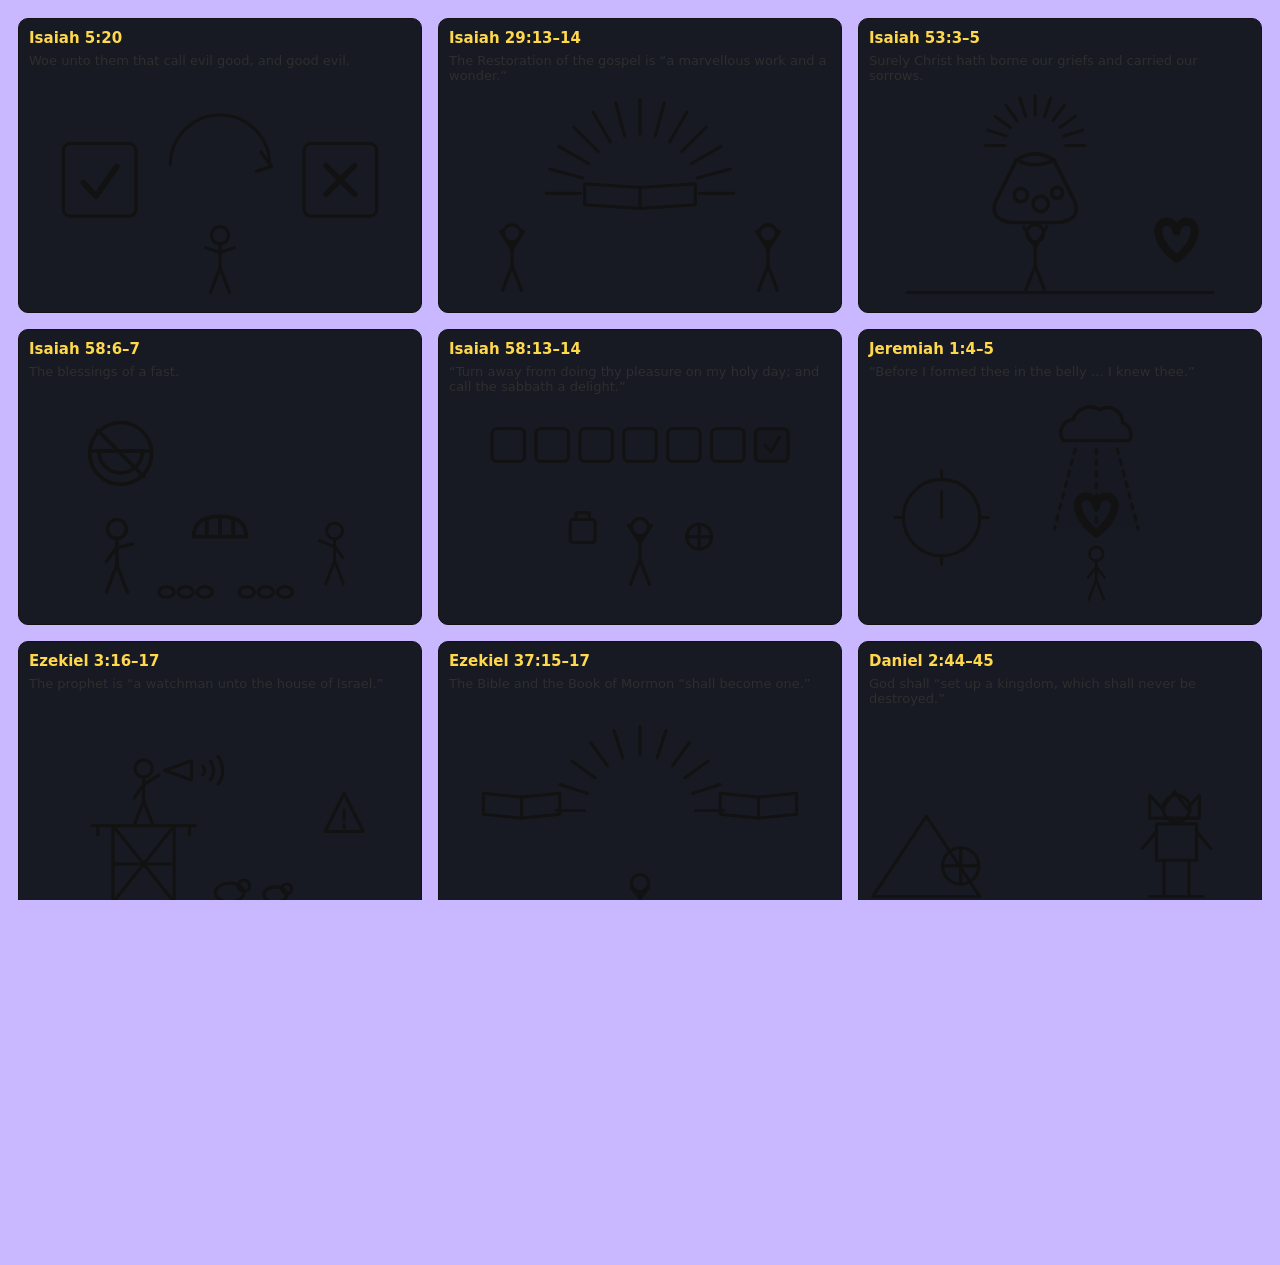
<file: tools/skit-sheet.html>
<!DOCTYPE html>
<html lang="en"><head><meta charset="utf-8"><title>Skit contact sheet</title>
<link rel="stylesheet" href="../styles.css">
<style>
  body { padding: 18px; overflow: auto; }
  .sheet { display: grid; grid-template-columns: repeat(3, 1fr); gap: 16px; }
  .cell { border: 1px solid var(--line); border-radius: 10px; padding: 10px; background: #171a22; }
  .cell h3 { margin: 0 0 6px; font: 600 15px system-ui; color: var(--gold); }
  .cell .doc { margin: 0 0 8px; font: 13px system-ui; color: var(--ink-dim); min-height: 2.4em; }
  .skit { width: 100%; }
</style></head><body>
<div class="sheet" id="sheet"></div>
<script src="../skits.js"></script>
<script>
/* ?t=2500 freezes every scene at that moment (ms) in the 6s loop, keeping
   each element's own delay intact — the way to judge one beat at a time. */
fetch('../data/passages.json').then(r => r.json()).then(({ passages }) => {
  document.getElementById('sheet').innerHTML = passages.map(p => `
    <div class="cell">
      <h3>${p.ref}</h3>
      <p class="doc">${p.doctrine}</p>
      <div class="skit">${window.SKITS[p.id] || '<em>none</em>'}</div>
    </div>`).join('');
  const t = new URLSearchParams(location.search).get('t');
  if (t != null) requestAnimationFrame(() => {
    document.getAnimations().forEach(a => { a.pause(); a.currentTime = +t; });
    document.title = 'skits @ ' + t + 'ms';
  });
});
</script></body></html>
</file>
<file: styles.css>
/* ─────────────────────────────────────────────
   Conference Showdown — big-screen styles, "Bold Blocks"
   Built for a 55–65" TV across a classroom: ink on loud colour,
   thick outlines, hard shadows. Each round type fills the whole
   play screen with its own colour (--round, set from app.js).
   ───────────────────────────────────────────── */

/* Self-hosted (SIL Open Font License) so the offline laptop mode works. */
@font-face { font-family: 'Archivo'; font-weight: 400 800; font-display: swap;
             src: url('fonts/archivo.woff2') format('woff2'); }
@font-face { font-family: 'Archivo Black'; font-weight: 400; font-display: swap;
             src: url('fonts/archivo-black.woff2') format('woff2'); }

:root {
  /* One unit that everything scales from. --zoom is nudged with + / − */
  --zoom: 1;
  --u: calc(1vmin * var(--zoom));

  --ink:        #121212;
  --ink-dim:    #2e2e2e;
  --ink-faint:  #4f4f4f;
  --bg:         #C9B8FF;          /* setup and final screens: lilac */
  --bg-2:       #FFFFFF;          /* cards */
  --bg-3:       #F1EEE6;          /* quiet fills inside cards */
  --line:       #121212;

  --gold:       #FFD84D;          /* sticker yellow */
  --gold-soft:  #FFE58A;
  --coral:      #FF6B4A;
  --green:      #5FD38D;
  --red:        #C1121F;
  --blue:       #5AB0FF;

  --font-ui: 'Archivo', system-ui, sans-serif;
  --font-display: 'Archivo Black', 'Archivo', system-ui, sans-serif;

  --bw: calc(var(--u) * .42);     /* the outline weight everything shares */
  --hard: calc(var(--u) * .6) calc(var(--u) * .6) 0 var(--ink);
  --hard-sm: calc(var(--u) * .35) calc(var(--u) * .35) 0 var(--ink);

  --radius: calc(var(--u) * 1.4);
  --shadow: var(--hard);
  color-scheme: light;
}

* { box-sizing: border-box; }

html, body {
  height: 100%;
  margin: 0;
  background: var(--bg);
  color: var(--ink);
  font-family: var(--font-ui);
  overflow: hidden;
}

body { background: var(--bg); }

button, input { font: inherit; color: inherit; }
kbd {
  font-family: ui-monospace, SFMono-Regular, Menlo, monospace;
  font-size: .85em;
  background: var(--bg-3);
  border: 1px solid var(--line);
  border-bottom-width: 2px;
  border-radius: .35em;
  padding: .1em .4em;
  white-space: nowrap;
}

/* ── Screens ───────────────────────────────── */
.screen { position: fixed; inset: 0; display: none; }
.screen.is-active { display: flex; flex-direction: column; }

/* ── Buttons ───────────────────────────────── */
.btn {
  border: 1px solid var(--line);
  background: var(--bg-2);
  border-radius: calc(var(--u) * 1);
  padding: calc(var(--u) * .9) calc(var(--u) * 1.7);
  font-size: calc(var(--u) * 1.9);
  font-family: var(--font-ui);
  font-weight: 600;
  cursor: pointer;
  transition: transform .08s ease, background .15s ease, border-color .15s ease;
  white-space: nowrap;
}
.btn:hover { background: var(--bg-3); border-color: #3d4459; }
.btn:active { transform: translateY(1px) scale(.985); }
.btn-ghost { background: transparent; color: var(--ink-dim); }
.btn-ghost:hover { color: var(--ink); background: var(--bg-2); }
.btn-sm { font-size: calc(var(--u) * 1.5); padding: calc(var(--u)*.6) calc(var(--u)*1.1); }
.btn-primary {
  background: linear-gradient(180deg, var(--gold-soft), var(--gold));
  color: #22190a; border-color: transparent;
}
.btn-primary:hover { filter: brightness(1.07); background: linear-gradient(180deg, var(--gold-soft), var(--gold)); }
.btn-xl { font-size: calc(var(--u) * 3); padding: calc(var(--u)*1.4) calc(var(--u)*4); border-radius: calc(var(--u)*1.4); }
.btn-step { width: calc(var(--u)*4.2); padding: calc(var(--u)*.6) 0; text-align: center; font-size: calc(var(--u)*2.2); }
.btn:disabled { opacity: .35; cursor: default; }

/* ═════════════ SETUP ═════════════ */
#screen-setup { overflow-y: auto; }
.setup-wrap {
  width: 100%; max-width: calc(var(--u) * 155);
  margin: auto; padding: calc(var(--u) * 4) calc(var(--u) * 4) calc(var(--u) * 5);
}
.setup-head { text-align: center; margin-bottom: calc(var(--u) * 3.4); }
.eyebrow {
  margin: 0 0 calc(var(--u)*1);
  font-family: var(--font-ui); font-weight: 700;
  letter-spacing: .22em; text-transform: uppercase;
  font-size: calc(var(--u) * 1.5); color: var(--gold);
}
.title {
  margin: 0; line-height: .95; font-weight: 700;
  font-size: calc(var(--u) * 7.4); letter-spacing: -.02em;
}
.title-accent {
  color: var(--gold);
  font-style: italic;
}

.setup-grid {
  display: grid;
  grid-template-columns: 1.35fr 1fr;
  gap: calc(var(--u) * 2.2);
  align-items: start;
}
.panel-rounds { grid-column: 1 / -1; }
@media (max-aspect-ratio: 1/1) { .setup-grid { grid-template-columns: 1fr; } }

.panel {
  background: rgba(25,28,36,.72);
  border: 1px solid var(--line);
  border-radius: var(--radius);
  padding: calc(var(--u) * 2.2);
  backdrop-filter: blur(6px);
}
.panel-head {
  display: flex; align-items: center; gap: calc(var(--u)*1.5);
  margin-bottom: calc(var(--u) * 1.8);
}
.panel-head h2 {
  margin: 0; flex: 1;
  font-family: var(--font-ui); font-weight: 700;
  font-size: calc(var(--u) * 2.1);
  letter-spacing: .01em;
}
.panel-head-actions { display: flex; gap: calc(var(--u)*.6); }
.panel-note {
  margin: calc(var(--u)*1.4) 0 0; color: var(--ink-faint);
  font-family: var(--font-ui); font-size: calc(var(--u) * 1.4);
}

/* team rows */
.team-setup { display: grid; gap: calc(var(--u) * 1.2); }
.team-row {
  display: flex; align-items: center; gap: calc(var(--u) * 1.1);
  background: var(--bg); border: 1px solid var(--line);
  border-left: calc(var(--u)*.7) solid var(--tc);
  border-radius: calc(var(--u) * 1.1);
  padding: calc(var(--u) * 1) calc(var(--u) * 1.2);
}
.team-row input[type=text] {
  flex: 1; min-width: 0;
  background: none; border: 0; outline: none;
  font-size: calc(var(--u) * 2.6); font-weight: 700;
  font-family: var(--font-ui);
  color: var(--tc);
  padding: calc(var(--u)*.3) 0;
}
.team-row input::placeholder { color: var(--ink-faint); font-weight: 600; }
.swatches { display: flex; gap: calc(var(--u)*.5); }
.swatch {
  width: calc(var(--u) * 2.4); height: calc(var(--u) * 2.4);
  border-radius: 50%; border: 2px solid transparent; cursor: pointer;
  padding: 0; background: var(--sc);
}
.swatch[aria-pressed="true"] { border-color: var(--ink); transform: scale(1.14);
  box-shadow: 0 0 0 calc(var(--u)*.35) rgba(255,255,255,.22); }
.icon-btn {
  background: none; border: 0; cursor: pointer;
  font-size: calc(var(--u) * 2.2); line-height: 1;
  padding: calc(var(--u)*.4); border-radius: calc(var(--u)*.7);
  color: var(--ink-dim);
}
.icon-btn:hover { background: var(--bg-3); color: var(--ink); }

/* fields + switches */
.field { display: flex; align-items: center; justify-content: space-between; gap: calc(var(--u)*1.5); margin-bottom: calc(var(--u)*1.8); }
.field-label { font-family: var(--font-ui); font-weight: 600; font-size: calc(var(--u)*1.8); }
.stepper { display: flex; align-items: center; gap: calc(var(--u)*.8); }
.stepper output {
  min-width: calc(var(--u)*5); text-align: center;
  font-size: calc(var(--u)*2.4); font-weight: 700;
  font-family: var(--font-ui);
}

.voice-block { border-top: 1px solid var(--line); margin-top: calc(var(--u)*1.8); padding-top: calc(var(--u)*1.6); }
.voice-block .field { margin-bottom: calc(var(--u)*1.2); }
.voice-row { display: flex; align-items: center; gap: calc(var(--u)*.8); min-width: 0; }
.voice-row select {
  max-width: calc(var(--u)*34);
  background: var(--bg); color: var(--ink);
  border: 1px solid var(--line); border-radius: calc(var(--u)*.8);
  padding: calc(var(--u)*.6) calc(var(--u)*.9);
  font-family: var(--font-ui); font-size: calc(var(--u)*1.5);
}
.voice-block.is-empty .voice-row select { opacity: .5; }

.switch { display: flex; align-items: center; gap: calc(var(--u)*1.3); cursor: pointer; margin-bottom: calc(var(--u)*1.5); }
.switch input { position: absolute; opacity: 0; pointer-events: none; }
.switch-track {
  flex: none; width: calc(var(--u)*5.2); height: calc(var(--u)*2.8);
  background: var(--bg-3); border: 1px solid var(--line);
  border-radius: 999px; position: relative; transition: background .18s ease;
}
.switch-dot {
  position: absolute; top: 50%; left: calc(var(--u)*.35);
  width: calc(var(--u)*2); height: calc(var(--u)*2);
  transform: translateY(-50%); border-radius: 50%;
  background: var(--ink-faint); transition: all .18s ease;
}
.switch input:checked + .switch-track { background: rgba(240,180,41,.28); border-color: var(--gold); }
.switch input:checked + .switch-track .switch-dot { left: calc(var(--u)*2.65); background: var(--gold); }
.switch-text { font-family: var(--font-ui); line-height: 1.25; }
.switch-text b { display: block; font-size: calc(var(--u)*1.8); font-weight: 650; }
.switch-text small { color: var(--ink-faint); font-size: calc(var(--u)*1.35); }

/* round-type chips */
.chips { display: flex; flex-wrap: wrap; gap: calc(var(--u) * .9); }
.chip {
  display: flex; align-items: center; gap: calc(var(--u)*.8);
  border: 1px solid var(--line); background: var(--bg);
  border-radius: 999px; cursor: pointer;
  padding: calc(var(--u)*.8) calc(var(--u)*1.5);
  font-family: var(--font-ui); font-size: calc(var(--u)*1.55); font-weight: 600;
  color: var(--ink-dim);
  transition: all .15s ease;
}
.chip input { position: absolute; opacity: 0; pointer-events: none; }
.chip .chip-ico { font-size: 1.15em; }
.chip:has(input:checked) {
  background: rgba(240,180,41,.14); border-color: var(--gold); color: var(--ink);
}
.chip:hover { border-color: var(--ink-faint); }

.setup-actions {
  display: flex; align-items: center; justify-content: center;
  gap: calc(var(--u)*2); margin-top: calc(var(--u) * 3.4);
}
.kbd-hint {
  text-align: center; color: var(--ink-faint);
  font-family: var(--font-ui); font-size: calc(var(--u)*1.35);
  margin: calc(var(--u)*2) 0 0;
}
.setup-error {
  text-align: center; color: var(--red); font-family: var(--font-ui);
  font-size: calc(var(--u)*1.6); margin-top: calc(var(--u)*1.2); min-height: 1.4em;
}

/* ═════════════ PLAY ═════════════ */
.scorebar {
  flex: none; display: flex; gap: calc(var(--u)*1.2);
  padding: calc(var(--u)*1.2) calc(var(--u)*1.6) 0;
}
.score {
  flex: 1; display: flex; align-items: center; gap: calc(var(--u)*1.2);
  background: var(--bg-2); border: 1px solid var(--line);
  border-top: calc(var(--u)*.55) solid var(--tc);
  border-radius: calc(var(--u)*1);
  padding: calc(var(--u)*.9) calc(var(--u)*1.6);
  min-width: 0;
  transition: background .3s ease, box-shadow .3s ease;
}
.score.is-lead { background: color-mix(in srgb, var(--tc) 14%, var(--bg-2)); }
.score.just-scored { animation: pop .55s ease; }
@keyframes pop {
  0%   { box-shadow: 0 0 0 0 var(--tc); }
  35%  { box-shadow: 0 0 0 calc(var(--u)*.8) color-mix(in srgb, var(--tc) 55%, transparent); }
  100% { box-shadow: 0 0 0 0 transparent; }
}
.score-name {
  flex: 1; min-width: 0; overflow: hidden; text-overflow: ellipsis; white-space: nowrap;
  font-family: var(--font-ui); font-weight: 700;
  font-size: calc(var(--u)*2.3); color: var(--tc);
  letter-spacing: .01em;
}
.score-pts {
  font-family: var(--font-ui); font-weight: 800;
  font-size: calc(var(--u)*3.4); line-height: 1;
  font-variant-numeric: tabular-nums;
}
.score-crown { font-size: calc(var(--u)*2.2); }

/* stage */
.stage {
  flex: 1; min-height: 0; display: flex; flex-direction: column;
  padding: calc(var(--u)*1.4) calc(var(--u)*3) 0;
}
.stage-top {
  flex: none; display: flex; align-items: center; gap: calc(var(--u)*1.4);
  margin-bottom: calc(var(--u)*1);
}
.spacer { flex: 1; }
.badge {
  font-family: var(--font-ui); font-weight: 800;
  font-size: calc(var(--u)*1.6); letter-spacing: .18em; text-transform: uppercase;
  color: #22190a; background: var(--gold);
  padding: calc(var(--u)*.5) calc(var(--u)*1.4);
  border-radius: 999px;
}
.worth, .progress {
  font-family: var(--font-ui); font-weight: 600;
  font-size: calc(var(--u)*1.5); color: var(--ink-faint);
  letter-spacing: .04em;
}

/* timer ring */
.timer { position: relative; width: calc(var(--u)*6); height: calc(var(--u)*6); }
.timer svg { width: 100%; height: 100%; transform: rotate(-90deg); }
.timer circle { fill: none; stroke-width: 4; }
.timer-bg { stroke: var(--bg-3); }
.timer-fg { stroke: var(--gold); stroke-linecap: round; stroke-dasharray: 106.8; transition: stroke-dashoffset 1s linear, stroke .3s; }
.timer.is-low .timer-fg { stroke: var(--red); }
.timer span {
  position: absolute; inset: 0; display: grid; place-items: center;
  font-family: var(--font-ui); font-weight: 800;
  font-size: calc(var(--u)*2.1); font-variant-numeric: tabular-nums;
}
.timer.is-low span { color: var(--red); }

/* The slide is a window; the content is laid out at a fixed virtual width and
   then scaled to fill that window — the way a slide deck does it. Font sizes
   never change, so line wrapping is decided once and measured reliably. */
.slide {
  flex: 1; min-height: 0;
  position: relative;
  overflow: hidden;
}
.slide-inner {
  position: absolute; top: 50%; left: 50%;
  /* width and transform are set by fitSlide() */
  width: 1600px;
  font-size: 16px;
  display: flex; flex-direction: column; align-items: center; justify-content: center;
  text-align: center; gap: 1.6em;
  animation: fadeUp .3s cubic-bezier(.2,.8,.2,1);
}
@keyframes fadeUp { from { opacity: 0; } }

.q-kicker {
  font-family: var(--font-ui); font-weight: 700;
  font-size: 2em; letter-spacing: .06em;
  color: var(--gold); text-transform: uppercase;
}
.q-main   { font-size: 7.6em; font-weight: 700; line-height: 1.06; letter-spacing: -.015em; margin: 0; max-width: 92%; }
.q-mid    { font-size: 5.4em; font-weight: 600; line-height: 1.15; margin: 0; max-width: 88%; }
.q-verse  { font-size: 4.6em; line-height: 1.34; margin: 0; max-width: 84%; }
.q-verse.is-long { font-size: 4em; line-height: 1.3; max-width: 88%; }
.q-verse.is-xlong { font-size: 3.4em; line-height: 1.28; max-width: 92%; }
.q-sub    { font-size: 2.3em; color: var(--ink-dim); font-family: var(--font-ui); margin: 0; max-width: 76%; line-height: 1.35; }
.q-emoji  { font-size: 11em; line-height: 1.2; letter-spacing: .06em; }
.q-mono   { font-family: ui-monospace, SFMono-Regular, Menlo, monospace; letter-spacing: .1em; }

.q-ref {
  font-size: 8.4em; font-weight: 800; letter-spacing: -.02em;
  color: var(--gold); margin: 0; line-height: 1; max-width: 94%;
}
.v-num {
  font-family: var(--font-ui); font-size: .52em; font-weight: 700;
  color: var(--gold); vertical-align: .42em; margin-right: .3em;
}
.blank {
  display: inline-block; min-width: 3.6em;
  border-bottom: .09em solid var(--gold);
  color: transparent;
}
.blank.is-shown { color: var(--gold); border-color: transparent; }
/* Unrevealed words in the one-word-at-a-time round. They keep their real
   width so the phrase never reflows or rescales as words appear, but the
   letters themselves are gone — only a redaction bar is left. */
.hidden-word {
  color: transparent;
  background-image: linear-gradient(
    transparent 43%,
    color-mix(in srgb, var(--ink) 26%, transparent) 43%,
    color-mix(in srgb, var(--ink) 26%, transparent) 57%,
    transparent 57%);
  background-size: calc(100% - .16em) 100%;
  background-position: center;
  background-repeat: no-repeat;
}
.hidden-word::selection { color: transparent; }
.hi { color: var(--gold); }
.strike { text-decoration: line-through; text-decoration-thickness: .07em; color: var(--ink-faint); }

/* scrambled / ordering tiles */
.tiles { display: flex; flex-wrap: wrap; justify-content: center; gap: 1.2em; max-width: 92%; }
.tile {
  background: var(--bg-2); border: 1px solid var(--line);
  border-radius: .25em;
  padding: .275em .5em;
  font-size: 4em; font-weight: 600;
}
.tile-num {
  display: inline-block; min-width: 1.6em; margin-right: .5em;
  color: var(--gold); font-family: var(--font-ui); font-weight: 800;
}

/* multiple choice */
.opts { display: grid; gap: 1.1em; width: 84%; }
.opt {
  display: flex; align-items: center; gap: .48em;
  background: var(--bg-2); border: 1px solid var(--line);
  border-radius: .33em;
  padding: .36em .6em;
  font-size: 3.3em; text-align: left;
  transition: all .2s ease;
}
.opt-letter {
  flex: none; width: 2em; height: 2em;
  display: grid; place-items: center; border-radius: 50%;
  background: var(--bg-3); color: var(--gold);
  font-family: var(--font-ui); font-weight: 800; font-size: .667em;
}
.opt.is-right { border-color: var(--green); background: rgba(75,168,107,.16); }
.opt.is-right .opt-letter { background: var(--green); color: #06210f; }
.opt.is-wrong { opacity: .38; }

/* rubric (explain / share / testify) */
.rubric { display: grid; gap: 1.1em; width: 74%; text-align: left; }
.rubric-row {
  display: flex; gap: 1.6em; align-items: baseline;
  background: var(--bg-2); border: 1px solid var(--line);
  border-left: .5em solid var(--gold);
  border-radius: .9em;
  padding: 1.1em 1.8em;
}
.rubric-row b {
  flex: none; width: 5.6em; color: var(--gold);
  font-family: var(--font-ui); font-size: 2em;
  text-transform: uppercase; letter-spacing: .08em;
}
.rubric-row span { font-size: 2.4em; line-height: 1.3; }

.speaker { font-size: 14em; line-height: 1; animation: pulse 1.7s ease-in-out infinite; }
@keyframes pulse { 50% { transform: scale(1.07); opacity: .8; } }

.doctrine-card {
  border: 1px solid var(--line); background: rgba(25,28,36,.6);
  border-radius: var(--radius); padding: 1.8em 3em;
  max-width: 86%;
}

/* action bar */
.actionbar {
  flex: none; display: flex; align-items: center; gap: calc(var(--u)*1.4);
  padding: calc(var(--u)*1.2) calc(var(--u)*1.8) calc(var(--u)*1.4);
}
.actionbar-left, .actionbar-right { display: flex; gap: calc(var(--u)*.7); flex: none; }
.actionbar-main { flex: 1; display: flex; align-items: center; justify-content: center; gap: calc(var(--u)*1.1); flex-wrap: wrap; }
.award {
  border: 1px solid var(--tc); background: color-mix(in srgb, var(--tc) 17%, transparent);
  color: var(--ink); border-radius: calc(var(--u)*1);
  padding: calc(var(--u)*1) calc(var(--u)*2.2);
  font-family: var(--font-ui); font-weight: 700; font-size: calc(var(--u)*2.1);
  cursor: pointer; display: flex; align-items: center; gap: calc(var(--u)*.8);
}
.award:hover { background: color-mix(in srgb, var(--tc) 32%, transparent); }
.award kbd { background: rgba(0,0,0,.3); border-color: rgba(255,255,255,.16); }
.award-pts { color: var(--tc); font-weight: 800; }
.pts-pick { display: flex; align-items: center; gap: calc(var(--u)*.6); margin-right: calc(var(--u)*.8); }
.pts-pick > span { font-family: var(--font-ui); font-size: calc(var(--u)*1.5); color: var(--ink-faint); }
.pts-btn {
  border: 1px solid var(--line); background: var(--bg-2); cursor: pointer;
  border-radius: calc(var(--u)*.7); padding: calc(var(--u)*.5) calc(var(--u)*1.1);
  font-family: var(--font-ui); font-weight: 700; font-size: calc(var(--u)*1.7);
}
.pts-btn[aria-pressed="true"] { background: var(--gold); color: #22190a; border-color: var(--gold); }

/* ═════════════ STATS ═════════════ */
#screen-stats { overflow-y: auto; }
.stats-wrap {
  width: 100%; max-width: calc(var(--u)*150);
  margin: auto; padding: calc(var(--u)*2.6) calc(var(--u)*4);
}
.stats-title { text-align: center; margin: 0 0 calc(var(--u)*.6); font-size: calc(var(--u)*3.4); font-weight: 700; }
.winner {
  text-align: center; font-size: calc(var(--u)*5.8); font-weight: 800;
  color: var(--gold); margin: 0 0 calc(var(--u)*2.4); line-height: 1.05;
}
.bars { display: grid; gap: calc(var(--u)*1.1); margin-bottom: calc(var(--u)*2.4); }
.bar-row { display: flex; align-items: center; gap: calc(var(--u)*1.6); }
.bar-name {
  width: 26%; text-align: right; font-family: var(--font-ui);
  font-weight: 700; font-size: calc(var(--u)*2.4); color: var(--tc);
  overflow: hidden; text-overflow: ellipsis; white-space: nowrap;
}
.bar-track { flex: 1; height: calc(var(--u)*3.4); background: var(--bg-2); border-radius: calc(var(--u)*.8); overflow: hidden; }
.bar-fill {
  display: block; height: 100%; background: var(--tc); border-radius: calc(var(--u)*.8);
  transform-origin: left center;
}
.bars.is-live .bar-fill { animation: grow .9s cubic-bezier(.2,.8,.2,1); }
@keyframes grow { from { transform: scaleX(0); } }
.bar-pts { width: calc(var(--u)*7); font-family: var(--font-ui); font-weight: 800; font-size: calc(var(--u)*2.4); font-variant-numeric: tabular-nums; }

.stats-cols { display: grid; grid-template-columns: 1fr 1fr; gap: calc(var(--u)*1.6); align-items: start; }
@media (max-aspect-ratio: 1/1) { .stats-cols { grid-template-columns: 1fr; } }
.stats-panel {
  background: rgba(25,28,36,.72); border: 1px solid var(--line);
  border-radius: var(--radius); padding: calc(var(--u)*1.7);
}
.stats-panel h3 {
  margin: 0 0 calc(var(--u)*1.4); font-family: var(--font-ui);
  font-size: calc(var(--u)*2); letter-spacing: .02em;
}
.stats-list { list-style: none; margin: 0; padding: 0; display: grid; gap: calc(var(--u)*.65); }
.stats-list li {
  display: flex; justify-content: space-between; gap: calc(var(--u)*1.4);
  font-size: calc(var(--u)*1.75); padding-bottom: calc(var(--u)*.65);
  border-bottom: 1px solid var(--line);
}
.stats-list li:last-child { border-bottom: 0; padding-bottom: 0; }
.stats-list .muted { color: var(--ink-faint); font-family: var(--font-ui); font-size: calc(var(--u)*1.6); }
.tag-miss { color: var(--red); }
.tag-hit { color: var(--green); }
.stats-empty { color: var(--ink-faint); font-size: calc(var(--u)*1.8); margin: 0; }
.stats-actions { display: flex; justify-content: center; gap: calc(var(--u)*1.6); margin-top: calc(var(--u)*2.4); }

/* ═════════════ OVERLAY ═════════════ */
.overlay {
  position: fixed; inset: 0; z-index: 50;
  background: rgba(8,9,12,.82); backdrop-filter: blur(4px);
  display: grid; place-items: center; padding: calc(var(--u)*3);
}
.overlay[hidden] { display: none; }
.timer[hidden] { display: none; }
.overlay-card {
  background: var(--bg-2); border: 1px solid var(--line);
  border-radius: var(--radius); box-shadow: var(--shadow);
  padding: calc(var(--u)*3); max-width: calc(var(--u)*80); width: 100%;
}
.overlay-card h2 { margin: 0 0 calc(var(--u)*2); font-size: calc(var(--u)*3); }
.keys { display: grid; grid-template-columns: auto 1fr; gap: calc(var(--u)*1.1) calc(var(--u)*2); margin: 0 0 calc(var(--u)*2); }
.keys dt { text-align: right; }
.keys dd { margin: 0; font-family: var(--font-ui); font-size: calc(var(--u)*1.7); color: var(--ink-dim); }
.overlay-note { font-family: var(--font-ui); font-size: calc(var(--u)*1.5); color: var(--ink-faint); margin: 0 0 calc(var(--u)*2); }

@media (prefers-reduced-motion: reduce) {
  * { animation-duration: .01ms !important; transition-duration: .01ms !important; }
}


/* ═══════════════════════════════════════════════════════════
   STICK-FIGURE SKITS

   Every beat runs on the same 6s loop so a scene stays in step;
   `--d` offsets an element's phase within that loop. Positioning
   lives on a wrapping <g> transform attribute, never here — a CSS
   transform on an SVG element overrides its transform attribute.
   ═══════════════════════════════════════════════════════════ */
.skit { width: 94%; }
.skit-sm { width: 52%; }
.skit-svg { display: block; width: 100%; height: auto; color: var(--ink); }

.skit-svg [class*="sk-"] { transform-box: fill-box; transform-origin: center; }
.sk-glow { color: var(--gold); }

.sk-bob      { animation: skBob 2.4s var(--d, 0s) ease-in-out infinite; }
.sk-pulse    { animation: skPulse 2.2s var(--d, 0s) ease-in-out infinite; }
.sk-glow     { animation: skGlow 3s var(--d, 0s) ease-in-out infinite; }
.sk-swap-a   { animation: skSwapA 6s var(--d, 0s) cubic-bezier(.6,0,.4,1) infinite; }
.sk-swap-b   { animation: skSwapB 6s var(--d, 0s) cubic-bezier(.6,0,.4,1) infinite; }
.sk-flip     { animation: skFlip 6s var(--d, 0s) ease-in-out infinite; }
.sk-rise-hold{ animation: skRiseHold 6s var(--d, 0s) cubic-bezier(.2,.8,.2,1) infinite; }
.sk-in       { animation: skIn 6s var(--d, 0s) cubic-bezier(.2,.8,.2,1) infinite backwards; }
.sk-straighten { animation: skStraighten 6s var(--d, 0s) cubic-bezier(.3,.7,.3,1) infinite;
                 transform-origin: bottom center; }
.sk-lift-away{ animation: skLiftAway 6s var(--d, 0s) cubic-bezier(.3,.7,.3,1) infinite; }
.sk-slide-out{ animation: skSlideOut 6s var(--d, 0s) cubic-bezier(.3,.7,.3,1) infinite; }
.sk-break-l  { animation: skBreakL 6s var(--d, 0s) cubic-bezier(.4,1.6,.5,1) infinite; }
.sk-break-r  { animation: skBreakR 6s var(--d, 0s) cubic-bezier(.4,1.6,.5,1) infinite; }
.sk-drop     { animation: skDrop 6s var(--d, 0s) cubic-bezier(.4,0,.7,1) infinite; }
.sk-hand     { animation: skHand 6s var(--d, 0s) linear infinite;
               transform-origin: bottom center; }
.sk-blast    { animation: skBlast 6s var(--d, 0s) ease-out infinite;
               transform-origin: left center; }
.sk-approach { animation: skApproach 6s var(--d, 0s) linear infinite; }
.sk-join-l   { animation: skJoinL 6s var(--d, 0s) cubic-bezier(.5,0,.3,1) infinite; }
.sk-join-r   { animation: skJoinR 6s var(--d, 0s) cubic-bezier(.5,0,.3,1) infinite; }
.sk-roll     { animation: skRoll 6s var(--d, 0s) cubic-bezier(.5,0,.6,1) infinite; }
.sk-topple   { animation: skTopple 6s var(--d, 0s) cubic-bezier(.5,0,.8,1) infinite;
               transform-origin: bottom center; }
.sk-pane-l   { animation: skPaneL 6s var(--d, 0s) ease-in-out infinite;
               transform-origin: left center; }
.sk-pane-r   { animation: skPaneR 6s var(--d, 0s) ease-in-out infinite;
               transform-origin: right center; }
.sk-pour     { animation: skPour 6s var(--d, 0s) cubic-bezier(.4,0,.8,1) infinite backwards; }
.sk-tithe    { animation: skTithe 6s var(--d, 0s) cubic-bezier(.4,0,.8,1) infinite; }
.sk-reach-r  { animation: skReachR 3s var(--d, 0s) ease-in-out infinite; }
.sk-reach-l  { animation: skReachL 3s var(--d, 0s) ease-in-out infinite; }

@keyframes skBob     { 0%, 100% { transform: translateY(0); }   50% { transform: translateY(-4px); } }
@keyframes skPulse   { 0%, 100% { transform: scale(1); }        50% { transform: scale(1.16); } }
@keyframes skGlow    { 0%, 100% { opacity: .38; }               50% { opacity: 1; } }
@keyframes skSwapA   { 0%, 8% { transform: translate(0, 0); } 23% { transform: translate(126px, -40px); } 38%, 58% { transform: translate(252px, 0); } 73% { transform: translate(126px, -40px); } 88%, 100% { transform: translate(0, 0); } }
@keyframes skSwapB   { 0%, 8% { transform: translateX(0); } 38%, 58% { transform: translateX(-252px); } 88%, 100% { transform: translateX(0); } }
@keyframes skFlip    { 0%, 10% { opacity: 0; } 22%, 50% { opacity: 1; } 64%, 100% { opacity: 0; } }
@keyframes skRiseHold{ 0%, 10% { transform: translateY(34px); opacity: 0; } 36%, 88% { transform: translateY(0); opacity: 1; } 100% { transform: translateY(34px); opacity: 0; } }
@keyframes skIn      { 0% { opacity: 0; transform: scale(.5); } 9%, 76% { opacity: 1; transform: scale(1); } 92%, 100% { opacity: 0; transform: scale(.5); } }
@keyframes skStraighten { 0%, 20% { transform: translateY(5px) rotate(-17deg); } 52%, 100% { transform: translateY(0) rotate(0); } }
@keyframes skLiftAway{ 0% { opacity: 0; transform: translateY(0); } 6%, 20% { opacity: 1; transform: translateY(0); } 56%, 100% { opacity: 0; transform: translateY(-72px); } }
@keyframes skSlideOut{ 0%, 14% { transform: translateX(0); opacity: 1; } 44%, 100% { transform: translateX(66px); opacity: .22; } }
@keyframes skBreakL  { 0%, 42% { transform: translateX(0); } 64%, 100% { transform: translateX(-28px); } }
@keyframes skBreakR  { 0%, 42% { transform: translateX(0); } 64%, 100% { transform: translateX(28px); } }
@keyframes skDrop    { 0%, 16% { transform: translateY(0); opacity: 1; } 46%, 100% { transform: translateY(28px); opacity: .3; } }
@keyframes skHand    { 0% { transform: rotate(0); } 100% { transform: rotate(-360deg); } }
@keyframes skBlast   { 0% { opacity: 0; transform: scale(.4); } 18% { opacity: 1; transform: scale(1); } 58%, 100% { opacity: 0; transform: scale(1.6); } }
@keyframes skApproach{ 0% { transform: translateX(72px); opacity: 0; } 18% { opacity: 1; } 56%, 100% { transform: translateX(0); opacity: 1; } }
@keyframes skJoinL   { 0%, 14% { transform: translateX(0); } 48%, 88% { transform: translateX(116px); } 100% { transform: translateX(0); } }
@keyframes skJoinR   { 0%, 14% { transform: translateX(0); } 48%, 88% { transform: translateX(-116px); } 100% { transform: translateX(0); } }
@keyframes skRoll    { 0%, 10% { transform: translateX(0) rotate(0); } 54%, 100% { transform: translateX(204px) rotate(540deg); } }
@keyframes skTopple  { 0%, 52% { transform: rotate(0); } 76%, 100% { transform: rotate(76deg); } }
@keyframes skPaneL   { 0%, 42% { transform: scaleX(1); } 64%, 100% { transform: scaleX(.06); } }
@keyframes skPaneR   { 0%, 42% { transform: scaleX(1); } 64%, 100% { transform: scaleX(.06); } }
@keyframes skPour    { 0% { transform: translateY(0); opacity: 0; } 10% { opacity: 1; } 72% { transform: translateY(84px); opacity: 1; } 88%, 100% { transform: translateY(98px); opacity: 0; } }
@keyframes skTithe   { 0%, 12% { transform: translateY(0); opacity: 1; } 42%, 100% { transform: translateY(28px); opacity: 0; } }
@keyframes skReachR  { 0%, 100% { transform: translateX(0); } 50% { transform: translateX(12px); } }
@keyframes skReachL  { 0%, 100% { transform: translateX(0); } 50% { transform: translateX(-12px); } }


/* ═════════════ CONFERENCE ═════════════ */
.chip-group {
  margin: calc(var(--u)*1.2) 0 calc(var(--u)*.8);
  font-family: var(--font-ui); font-weight: 700;
  font-size: calc(var(--u)*1.35); letter-spacing: .14em; text-transform: uppercase;
  color: var(--ink-faint);
}
.chip-group:first-child { margin-top: 0; }

/* Portraits get fixed boxes: an image that sizes itself on load would
   change the slide's height after fitSlide() has measured it. */
.portrait {
  display: block; object-fit: cover; object-position: 50% 22%;
  border-radius: .5em; background: var(--bg-3);
  box-shadow: 0 .4em 1.6em rgba(0,0,0,.45);
}
.portrait-xl { width: 22em; height: 27em; border-radius: .8em; }
.portrait-md { width: 11em; height: 13.5em; margin: 0 auto .4em; }
.portrait-sm { width: 3.2em; height: 3.9em; border-radius: .3em; flex: none; }
.leader-card { display: flex; flex-direction: column; align-items: center; gap: .6em; }
.leader-card .q-ref { font-size: 6em; }
.tile-leader { display: flex; align-items: center; gap: .5em; }
.tiles-small { max-width: 96%; }
.tiles-small .tile { font-size: 2.2em; }
.q-quote { font-style: italic; max-width: 80%; }

/* Listening rounds: the waveform. A fixed size in em, like every slide
   element, so fitSlide() can measure it before anything draws. */
.wave { display: block; width: 62em; height: 15em; color: var(--gold); }
.wave-hint { transition: opacity .4s ease; }
.slide-inner.is-listening .wave-hint { opacity: .35; }


/* ═══════════════════════════════════════════════════════════
   BOLD BLOCKS — the component layer
   Everything that holds content is a white card with a thick ink
   outline and a hard offset shadow; everything you press looks
   pressable. Text is ink on colour, never colour on colour.
   ═══════════════════════════════════════════════════════════ */
body { background: var(--bg); color: var(--ink); }

/* titles and the big moments use the display face */
.title, .q-main, .q-ref, .winner, .stats-title, .panel-head h2, .overlay-card h2,
.score-name, .score-pts, .bar-pts, .badge, .stepper output {
  font-family: var(--font-display); font-weight: 400;
}
.q-mid { font-weight: 700; }
.q-verse { font-weight: 500; }
.q-kicker { color: var(--ink); font-weight: 800; }
.q-sub { color: var(--ink-dim); }
.q-ref { color: var(--ink); }
.v-num { color: var(--ink); opacity: .55; }

/* setup */
.eyebrow { color: var(--ink); font-weight: 800; }
.title { text-transform: uppercase; letter-spacing: -.02em; }
.title-accent { color: var(--ink); font-style: normal;
  background: var(--gold); padding: .02em .14em; border: var(--bw) solid var(--ink);
  box-shadow: var(--hard); display: inline-block; transform: rotate(-1.5deg); }
.title { font-size: calc(var(--u) * 6.2); line-height: 1.05; }
.setup-head { margin-bottom: calc(var(--u) * 2.6); }
.panel { background: var(--bg-2); border: var(--bw) solid var(--ink); box-shadow: var(--hard); backdrop-filter: none; }
.panel-note { color: var(--ink-faint); }
.team-row { background: var(--tc); border: var(--bw) solid var(--ink); border-left-width: var(--bw); box-shadow: var(--hard-sm); }
.team-row input[type=text] { color: var(--ink); font-family: var(--font-display); }
.team-row input::placeholder { color: rgba(18,18,18,.55); }
.swatch { border: 3px solid var(--ink); }
.swatch[aria-pressed="true"] { box-shadow: 0 0 0 3px var(--bg-2), 0 0 0 6px var(--ink); }
.icon-btn { color: var(--ink); }
.icon-btn:hover { background: rgba(255,255,255,.55); }

.switch-track { background: var(--bg-2); border: 3px solid var(--ink); }
.switch-dot { background: var(--ink); opacity: .35; }
.switch input:checked + .switch-track { background: var(--gold); border-color: var(--ink); }
.switch input:checked + .switch-track .switch-dot { background: var(--ink); opacity: 1; }
.switch-text small { color: var(--ink-faint); }

.chip { background: var(--bg-2); color: var(--ink-faint); border: 3px dashed var(--ink); font-weight: 600; }
.chip:has(input:checked) { background: var(--gold); color: var(--ink); border: 3px solid var(--ink); box-shadow: var(--hard-sm); }
.chip:hover { border-color: var(--ink); }
.chip-group { color: var(--ink); }

.voice-row select { background: var(--bg-2); color: var(--ink); border: 3px solid var(--ink); }
.kbd-hint { color: var(--ink-dim); }

/* buttons: press them and they sink into their shadow */
.btn { background: var(--bg-2); color: var(--ink); border: 3px solid var(--ink); font-weight: 800;
       box-shadow: var(--hard-sm); transition: transform .08s ease, box-shadow .08s ease; }
.btn:hover { background: var(--bg-2); border-color: var(--ink); transform: translate(-2px, -2px);
             box-shadow: calc(var(--u)*.5) calc(var(--u)*.5) 0 var(--ink); }
.btn:active { transform: translate(calc(var(--u)*.3), calc(var(--u)*.3)); box-shadow: 0 0 0 var(--ink); }
.btn-ghost { background: transparent; color: var(--ink); border-color: transparent; box-shadow: none; font-weight: 700; }
.btn-ghost:hover { background: var(--bg-2); border-color: var(--ink); color: var(--ink); }
.btn-primary, .btn-primary:hover { background: var(--ink); color: var(--gold); border-color: var(--ink);
  font-family: var(--font-display); font-weight: 400; box-shadow: calc(var(--u)*.6) calc(var(--u)*.6) 0 var(--coral); }
kbd { background: var(--bg-2); color: var(--ink); border: 2px solid var(--ink); border-bottom-width: 3px; }

/* play: the whole screen takes the round's colour */
#screen-play { background: var(--round, var(--gold)); transition: background-color .35s ease; }
.score { background: var(--tc); border: var(--bw) solid var(--ink); border-top-width: var(--bw); box-shadow: var(--hard-sm); }
.score.is-lead { background: var(--tc); }
.score.just-scored { animation: bump .5s cubic-bezier(.3,1.6,.5,1); }
@keyframes bump { 40% { transform: translateY(calc(var(--u) * -.8)) rotate(-1deg); } }
.score-name { color: var(--ink); }
.score-pts { background: var(--ink); color: var(--gold); border-radius: calc(var(--u)*.7); padding: calc(var(--u)*.25) calc(var(--u)*1.1); }
.badge { background: var(--ink); color: #fff; border-radius: calc(var(--u)*.7); transform: rotate(-2deg); letter-spacing: .08em; }
.worth, .progress { color: var(--ink); font-weight: 700; }
.timer { background: var(--bg-2); border: var(--bw) solid var(--ink); border-radius: 50%; box-shadow: var(--hard-sm); }
.timer-bg { stroke: rgba(18,18,18,.12); }
.timer-fg, .timer.is-low .timer-fg { stroke: var(--ink); }
.timer span { color: var(--ink); font-family: var(--font-display); font-weight: 400; }
.timer.is-low { background: var(--red); }
.timer.is-low span { color: #fff; }
.timer.is-low .timer-fg { stroke: #fff; }
.timer.is-low .timer-bg { stroke: rgba(255,255,255,.3); }

/* slide content */
.opt, .tile, .rubric-row, .doctrine-card {
  background: var(--bg-2); color: var(--ink); border: var(--bw) solid var(--ink); box-shadow: var(--hard-sm);
}
.rubric-row { border-left-width: var(--bw); }
.rubric-row b { color: var(--ink); }
.opt-letter { background: var(--ink); color: var(--gold); border-radius: .2em; font-family: var(--font-display); font-weight: 400; }
.opt.is-right { background: var(--green); }
.opt.is-right .opt-letter { background: var(--ink); color: var(--green); }
.opt.is-wrong { opacity: .35; box-shadow: none; }
.tile-num { color: var(--ink); font-family: var(--font-display); font-weight: 400; }
.blank { border-bottom-color: var(--ink); }
.blank.is-shown { color: var(--ink); background: var(--bg-2); border: var(--bw) solid var(--ink); border-radius: .12em; padding: 0 .12em; }
.hi { color: var(--ink); background: var(--bg-2); padding: 0 .14em; border-radius: .1em;
      box-decoration-break: clone; -webkit-box-decoration-break: clone; }
.strike { color: var(--ink-faint); }
.portrait { border: var(--bw) solid var(--ink); box-shadow: var(--hard-sm); background: var(--bg-2); }

/* action bar */
.award { background: var(--tc); color: var(--ink); border: 3px solid var(--ink); box-shadow: var(--hard-sm); font-weight: 800; }
.award:hover { background: var(--tc); transform: translate(-2px, -2px); }
.award:disabled { opacity: .35; box-shadow: none; }
.award-pts { color: var(--ink); }
.award kbd { background: var(--bg-2); border-color: var(--ink); }
.pts-pick > span { color: var(--ink); font-weight: 700; }
.pts-btn { background: var(--bg-2); color: var(--ink); border: 3px solid var(--ink); }
.pts-btn[aria-pressed="true"] { background: var(--ink); color: var(--gold); border-color: var(--ink); }

/* final scores */
.winner { color: var(--ink); }
.winner span, .winner { text-shadow: none; }
.bar-name { color: var(--ink); font-weight: 800; }
.bar-track { background: var(--bg-2); border: var(--bw) solid var(--ink); box-shadow: var(--hard-sm); }
.bar-fill { background: var(--tc); border-right: var(--bw) solid var(--ink); border-radius: 0; }
.bar-pts { color: var(--ink); }
.stats-panel { background: var(--bg-2); border: var(--bw) solid var(--ink); box-shadow: var(--hard); }
.stats-list li { border-bottom: 2px solid rgba(18,18,18,.12); }
.stats-list .muted { color: var(--ink-faint); }
.tag-miss { color: var(--red); font-weight: 700; }
.tag-hit { color: #11643A; font-weight: 700; }
.stats-empty { color: var(--ink-faint); }

/* help overlay */
.overlay { background: rgba(201,184,255,.88); }
.overlay-card { background: var(--bg-2); border: var(--bw) solid var(--ink); box-shadow: var(--hard); }
.keys dd, .overlay-note { color: var(--ink-dim); }

/* listening and skits draw in ink */
.wave { color: var(--ink); }
.skit-svg, .sk-glow { color: var(--ink); }

/* Setup fits one TV screen: round types fill the space under Teams, and
   the settings panel runs down the right-hand column. */
@media (min-aspect-ratio: 1/1) {
  .setup-grid { grid-template-columns: 1.35fr 1fr; align-items: stretch; }
  .setup-grid > .panel-teams { grid-column: 1; grid-row: 1; }
  .setup-grid > .panel-rounds { grid-column: 1; grid-row: 2; }
  .setup-grid > .panel:not(.panel-teams):not(.panel-rounds) { grid-column: 2; grid-row: 1 / span 2; }
  .setup-actions { margin-top: calc(var(--u) * 2.4); }
  .setup-wrap { padding-top: calc(var(--u) * 2.6); }
  .chip { font-size: calc(var(--u) * 1.3); padding: calc(var(--u) * .38) calc(var(--u) * .95); gap: calc(var(--u) * .5); }
  .chips { gap: calc(var(--u) * .65); }
  .chip-group { margin: calc(var(--u) * .9) 0 calc(var(--u) * .55); }
  .panel { padding: calc(var(--u) * 1.8); }
  .panel-head { margin-bottom: calc(var(--u) * 1.2); }
  .team-row { padding: calc(var(--u) * .7) calc(var(--u) * 1.1); }
  .setup-grid { gap: calc(var(--u) * 1.8); }
  .setup-head { margin-bottom: calc(var(--u) * 1.8); }
}
/* The hint under the waveform shouldn't outshout it on a sparse slide. */
.wave-hint { font-size: 1.5em; }

/* background-music pill, bottom-left on the start and final screens */
.music-pill {
  position: fixed; left: calc(var(--u) * 1.6); bottom: calc(var(--u) * 1.6); z-index: 40;
  display: flex; align-items: center; gap: calc(var(--u) * .9);
  background: var(--bg-2); color: var(--ink); border: 3px solid var(--ink); border-radius: 999px;
  box-shadow: var(--hard-sm); padding: calc(var(--u) * .55) calc(var(--u) * 1.4) calc(var(--u) * .55) calc(var(--u) * .7);
  font-family: var(--font-ui); cursor: pointer; text-align: left; max-width: 40vw;
}
.music-pill[hidden] { display: none; }
.music-pill.is-playing { background: var(--gold); }
.music-ico { width: calc(var(--u) * 2.6); height: calc(var(--u) * 2.6); flex: none;
  background: var(--ink); color: var(--gold); border-radius: 50%; padding: calc(var(--u) * .5); box-sizing: border-box; }
.music-pill.is-playing .music-ico { animation: musicBob 1.2s ease-in-out infinite; }
@keyframes musicBob { 50% { transform: rotate(-10deg) scale(1.08); } }
.music-text { display: flex; flex-direction: column; line-height: 1.2; min-width: 0; }
.music-text b { font-size: calc(var(--u) * 1.45); white-space: nowrap; overflow: hidden; text-overflow: ellipsis; }
.music-text small { font-size: calc(var(--u) * 1.15); color: var(--ink-dim); }
@media (prefers-reduced-motion: reduce) { .music-pill.is-playing .music-ico { animation: none; } }

/* Two truths and a lie */
.truths-who { display: flex; align-items: center; gap: 1.2em; }
.truths-who .portrait-md { margin: 0; width: 7em; height: 8.6em; }
.opt { position: relative; }
.opt.is-lie { background: var(--red); color: #fff; }
.opt.is-lie .opt-letter { background: #fff; color: var(--red); }
.opt-tag { margin-left: auto; padding-left: .6em; font-family: var(--font-display); font-size: .8em; letter-spacing: .06em; }

/* Odd one out */
.odd-row { display: grid; grid-template-columns: repeat(4, minmax(0, 1fr)); gap: 2em; width: 92%; }
.odd-card { display: flex; flex-direction: column; align-items: center; gap: .5em;
  background: var(--bg-2); border: var(--bw) solid var(--ink); box-shadow: var(--hard-sm);
  border-radius: .6em; padding: 1.2em .8em; transition: transform .3s ease, opacity .3s ease; }
.odd-card .portrait-md { margin: 0; width: 12em; height: 14.6em; }
.odd-name { margin: 0; font-weight: 800; font-size: 2.4em; text-align: center; line-height: 1.1; }
.slide-inner:has(.is-odd) .odd-card:not(.is-odd) { opacity: .35; }
.odd-card.is-odd { background: var(--gold); transform: translateY(-.6em) rotate(-2deg); }

/* Where in the world? */
.map-card { position: relative; width: 66em; background: var(--blue);
  border: var(--bw) solid var(--ink); box-shadow: var(--hard); border-radius: .5em; overflow: hidden; }
.world { display: block; width: 100%; height: 33em; }
.map-zoom { transform-box: view-box; transform-origin: 0 0;
  animation: mapZoom 1.6s .4s cubic-bezier(.4,0,.2,1) both; }
@keyframes mapZoom { from { transform: none; } to { transform: var(--zoom-to); } }
.map-land { fill: #fff; stroke: var(--ink); stroke-width: 2px; stroke-linejoin: round; }
.map-pin path { fill: var(--coral); stroke: var(--ink); stroke-width: 2.5px; vector-effect: non-scaling-stroke; }
.map-pin-dot { fill: var(--ink); }
.map-pin { transform-box: fill-box; transform-origin: 50% 100%; animation: pinDrop .5s 1.9s cubic-bezier(.3,1.6,.5,1) both; }
@keyframes pinDrop { from { transform: translateY(-14px) scale(.2); opacity: 0; } }
.map-label { position: absolute; left: 50%; bottom: 1.2em; transform: translateX(-50%) rotate(-1.5deg);
  background: var(--ink); color: var(--gold); font-family: var(--font-display); font-size: 2.2em;
  padding: .2em .7em; border-radius: .3em; white-space: nowrap; animation: fadeUp .4s 2.2s both; }
</file>
